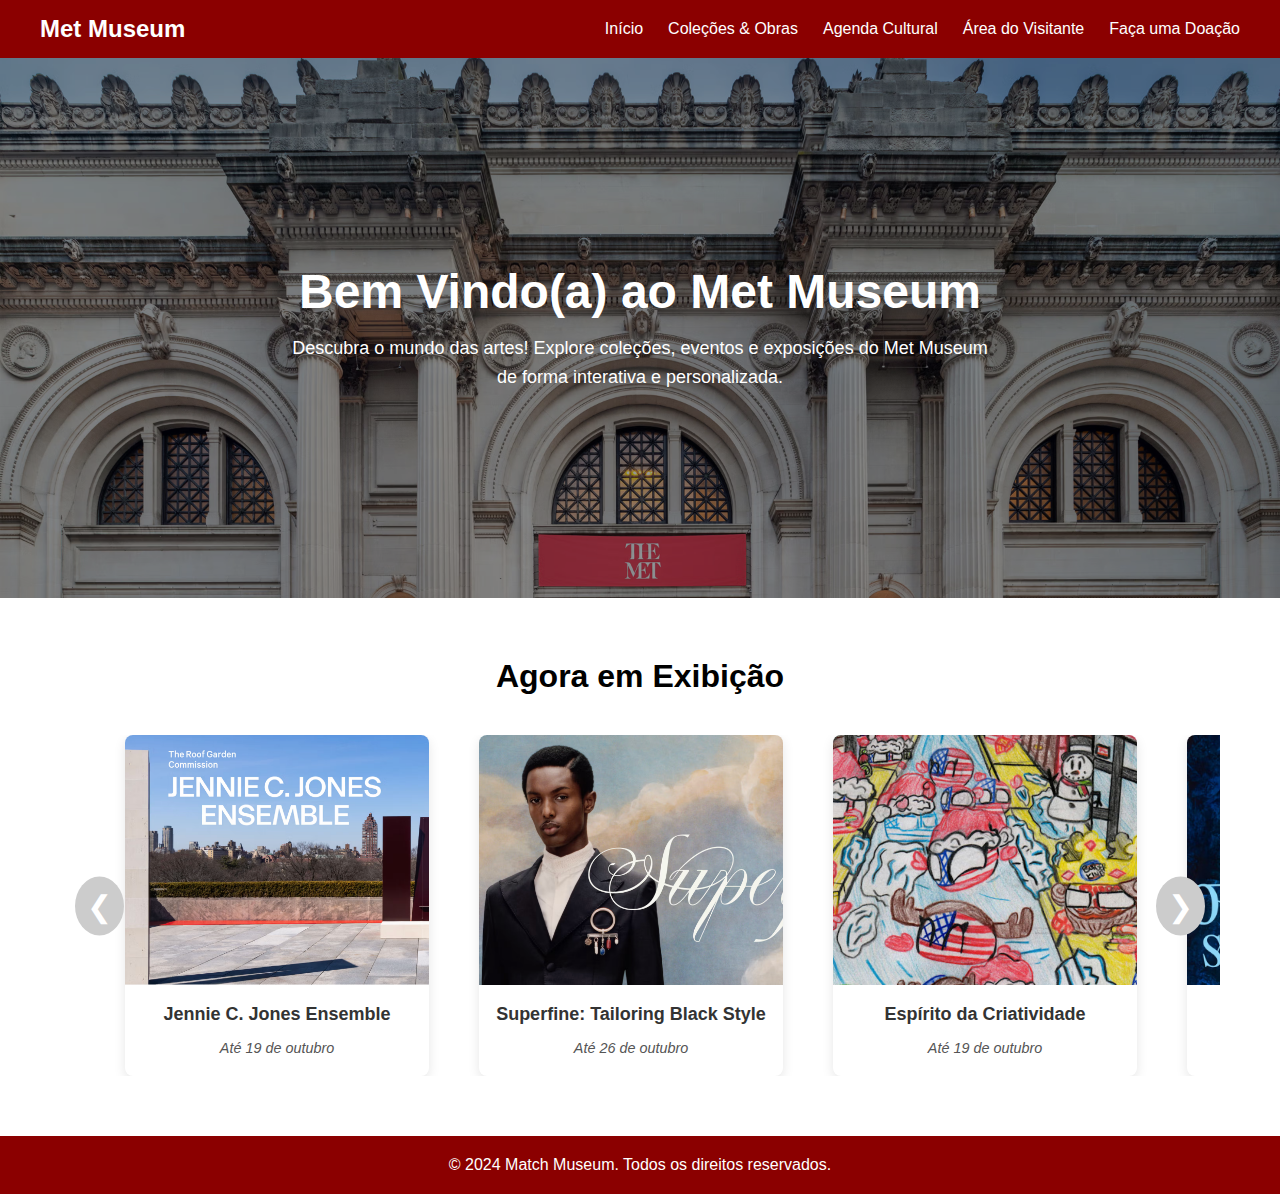
<file: index.html>
<!DOCTYPE html>
<html lang="pt-BR">
<head>
  <meta charset="UTF-8">
  <meta name="viewport" content="width=device-width, initial-scale=1.0">
  <title>Athena Culture - Museu</title>
  <link rel="stylesheet" href="style.css">
</head>
<body>

  <!-- Header -->
  <header>
    <div class="logo">Met Museum</div>
    <nav>
      <ul>
        <li><a href="index.html">Início</a></li>
        <li><a href="chat.html">Coleções & Obras</a></li>
        <li><a href="#">Agenda Cultural</a></li>
        <li><a href="#">Área do Visitante</a></li>
        <li><a href="doacao.html">Faça uma Doação</a></li>
      </ul>
    </nav>
  </header>

  <!-- Hero -->
  <section class="hero">
    <div class="hero-text">
      <h1>Bem Vindo(a) ao Met Museum</h1>
      <p>Descubra o mundo das artes! Explore coleções, eventos e exposições do Met Museum de forma interativa e personalizada.</p>
    </div>
  </section>

  <!-- Exposições -->
  <section class="exposicoes">
  <h2>Agora em Exibição</h2>
  <div class="carousel-container">
    <button class="carousel-btn prev">&#10094;</button>
    <div class="carousel-track">
      <div class="card">
        <img src="images/expo1.png" alt="Exposição 1">
        <h3>Jennie C. Jones Ensemble</h3>
        <p class="data-expo">Até 19 de outubro</p>
      </div>
      <div class="card">
        <img src="images/expo2.png" alt="Exposição 2">
        <h3>Superfine: Tailoring Black Style</h3>
        <p class="data-expo">Até 26 de outubro</p>
      </div>
      <div class="card">
        <img src="images/expo3.png" alt="Exposição 3">
        <h3>Espírito da Criatividade</h3>
        <p class="data-expo">Até 19 de outubro</p>
      </div>
      <div class="card">
        <img src="images/expo4.png" alt="Exposição 4">
        <h3>Notas de Origem</h3>
        <p class="data-expo">Até 30 de outubro</p>
      </div>
      <div class="card">
        <img src="images/expo5.png" alt="Exposição 5">
        <h3>Alegoria e Abstração</h3>
        <p class="data-expo">Até 12 de novembro</p>
      </div>
      <div class="card">
        <img src="images/expo6.png" alt="Exposição 6">
        <h3>Ganesha: Começos</h3>
        <p class="data-expo">Até 20 de novembro</p>
      </div>
    </div>
    <button class="carousel-btn next">&#10095;</button>
  </div>
</section>

  <!-- Footer -->
      <footer>
        <p>&copy; 2024 Match Museum. Todos os direitos reservados.</p>
        <!-- Aqui você já tem o código do Agentforce -->
        <script type='text/javascript'>
            function initEmbeddedMessaging() {
                try {
                    embeddedservice_bootstrap.settings.language = 'en_US';
                    embeddedservice_bootstrap.init(
                        '00DKY00000NRyu9',
                        'backup_athena',
                        'https://trailsignup-0947c9037edb1f.my.site.com/ESWbackupathena1759436415781',
                        {
                            scrt2URL: 'https://trailsignup-0947c9037edb1f.my.salesforce-scrt.com'
                        }
                    );
                } catch (err) {
                    console.error('Error loading Embedded Messaging: ', err);
                }
            };
        </script>
        <script type='text/javascript' src='https://trailsignup-0947c9037edb1f.my.site.com/ESWbackupathena1759436415781/assets/js/bootstrap.min.js' onload='initEmbeddedMessaging()'></script>
    </footer>

    <!-- Script do carrossel -->
    <script src="carousel.js"></script>
</body>
</html>
</file>
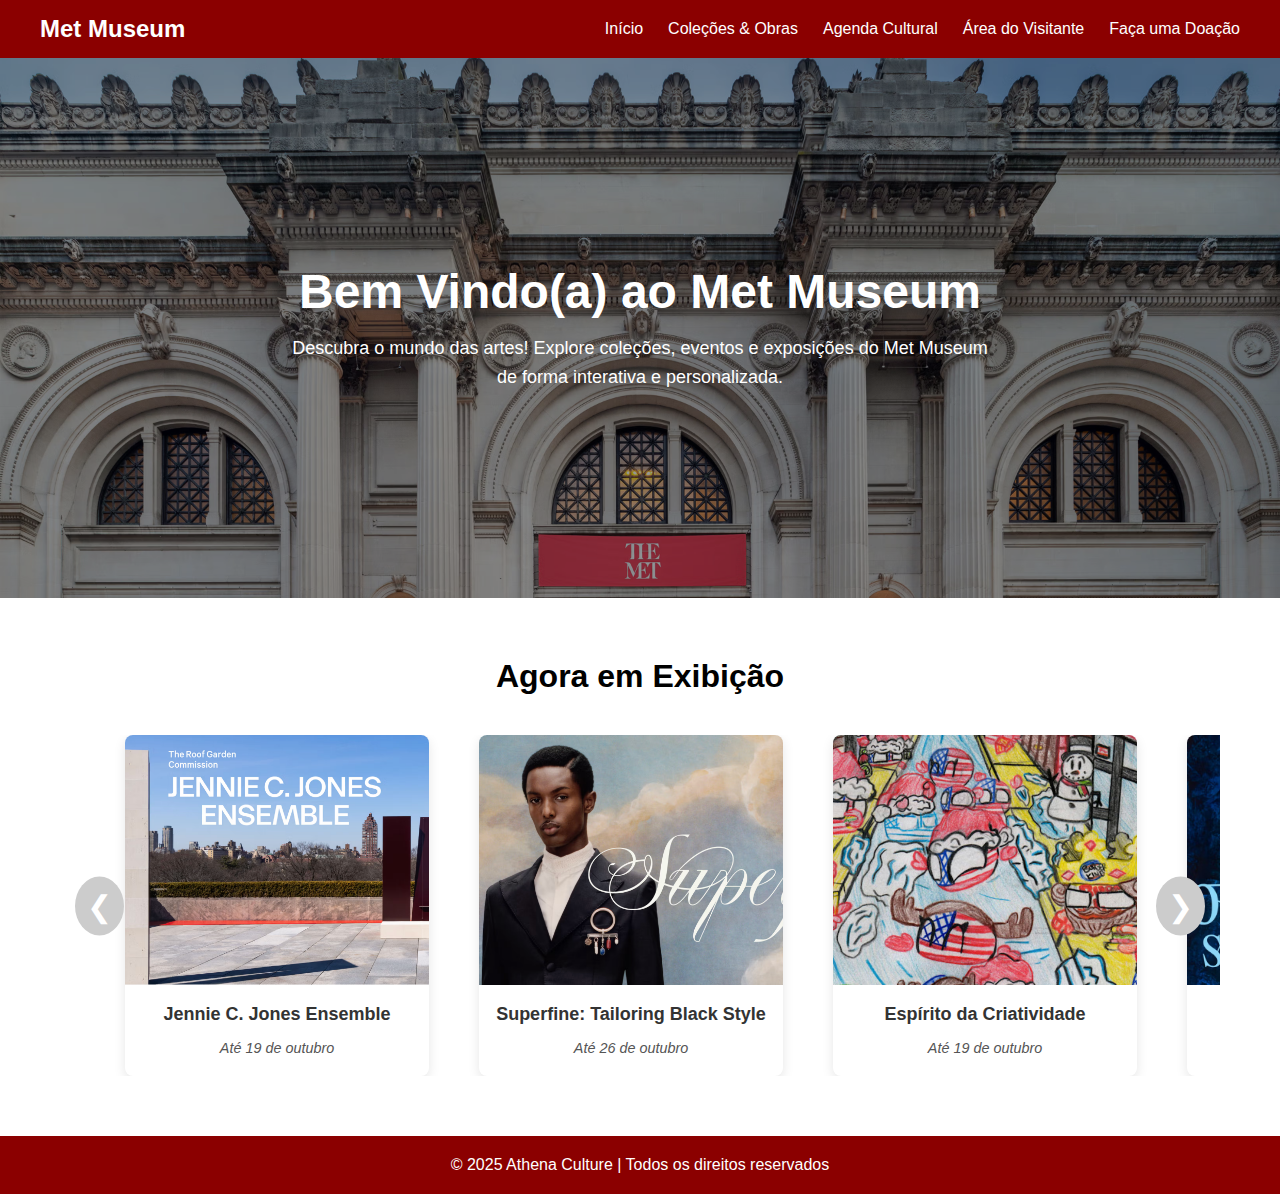
<file: chat.html>
<!DOCTYPE html>
<html lang="pt-BR">
<head>
  <meta charset="UTF-8">
  <meta name="viewport" content="width=device-width, initial-scale=1.0">
  <title>Athena Culture - Museu</title>
  <link rel="stylesheet" href="style.css">
</head>
<body>

  <!-- Header -->
  <header>
    <div class="logo">Met Museum</div>
    <nav>
      <ul>
        <li><a href="index.html">Início</a></li>
        <li><a href="chat.html">Coleções & Obras</a></li>
        <li><a href="#">Agenda Cultural</a></li>
        <li><a href="#">Área do Visitante</a></li>
        <li><a href="doacao.html">Faça uma Doação</a></li>
      </ul>
    </nav>
  </header>

  <!-- Hero -->
  <section class="hero">
    <div class="hero-text">
      <h1>Bem Vindo(a) ao Met Museum</h1>
      <p>Descubra o mundo das artes! Explore coleções, eventos e exposições do Met Museum de forma interativa e personalizada.</p>
    </div>
  </section>

  <!-- Exposições -->
  <section class="exposicoes">
  <h2>Agora em Exibição</h2>
  <div class="carousel-container">
    <button class="carousel-btn prev">&#10094;</button>
    <div class="carousel-track">
      <div class="card">
        <img src="images/expo1.png" alt="Exposição 1">
        <h3>Jennie C. Jones Ensemble</h3>
        <p class="data-expo">Até 19 de outubro</p>
      </div>
      <div class="card">
        <img src="images/expo2.png" alt="Exposição 2">
        <h3>Superfine: Tailoring Black Style</h3>
        <p class="data-expo">Até 26 de outubro</p>
      </div>
      <div class="card">
        <img src="images/expo3.png" alt="Exposição 3">
        <h3>Espírito da Criatividade</h3>
        <p class="data-expo">Até 19 de outubro</p>
      </div>
      <div class="card">
        <img src="images/expo4.png" alt="Exposição 4">
        <h3>Notas de Origem</h3>
        <p class="data-expo">Até 30 de outubro</p>
      </div>
      <div class="card">
        <img src="images/expo5.png" alt="Exposição 5">
        <h3>Alegoria e Abstração</h3>
        <p class="data-expo">Até 12 de novembro</p>
      </div>
      <div class="card">
        <img src="images/expo6.png" alt="Exposição 6">
        <h3>Ganesha: Começos</h3>
        <p class="data-expo">Até 20 de novembro</p>
      </div>
    </div>
    <button class="carousel-btn next">&#10095;</button>
  </div>
</section>

  <!-- Footer -->
  <footer>
    <p>&copy; 2025 Athena Culture | Todos os direitos reservados</p>
  <!-- Embedded Messaging - Agentforce -->
<script type="text/javascript">
  function initEmbeddedMessaging() {
    try {
      embeddedservice_bootstrap.settings.language = 'en_US'; // pode trocar para 'pt_BR' se quiser

      embeddedservice_bootstrap.init(
        '00DKY00000NRyu9', // ID da sua Org Salesforce
        'backup_athena',  // Nome da implantação
        'https://trailsignup-0947c9037edb1f.my.site.com/ESWbackupathena1759436415781', // Endpoint do serviço
        {
          scrt2URL: 'https://trailsignup-0947c9037edb1f.my.salesforce-scrt.com'
        }
      );
    } catch (err) {
      console.error('Error loading Embedded Messaging: ', err);
    }
  }
</script>

<script type="text/javascript" 
        src="https://trailsignup-0947c9037edb1f.my.site.com/ESWbackupathena1759436415781/assets/js/bootstrap.min.js" 
        onload="initEmbeddedMessaging()">
</script>

  </footer>
  <script src="carousel.js"></script>
<script>
  window.addEventListener("onEmbeddedMessagingReady", () => {
    // seu código está aqui
  });
</script>
</body>
</html>
</file>
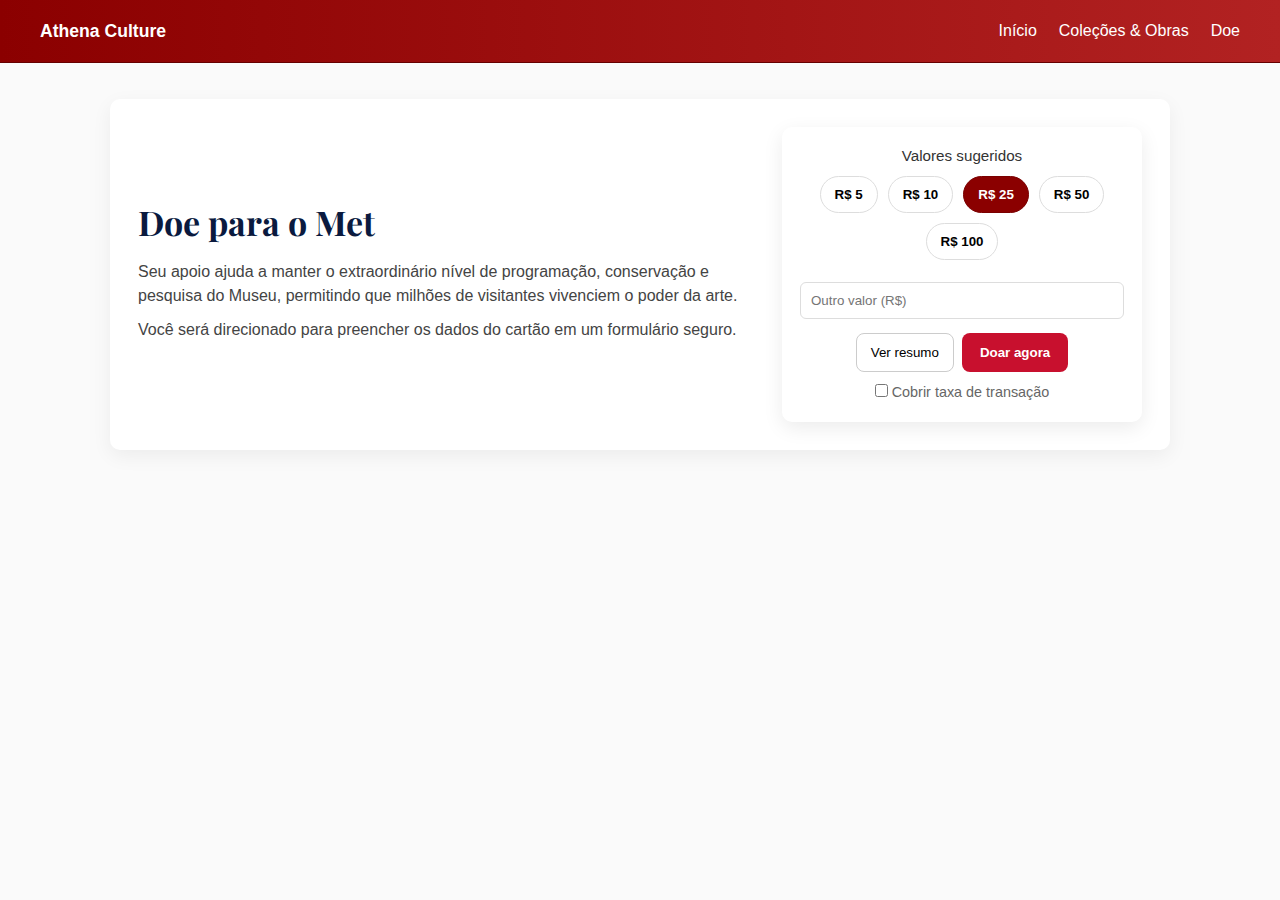
<file: doacao.html>
<!DOCTYPE html>
<html lang="pt-BR">
<head>
  <meta charset="utf-8" />
  <meta name="viewport" content="width=device-width,initial-scale=1" />
  <title>Doe para o Met — Athena Culture</title>

  <link href="https://fonts.googleapis.com/css2?family=Playfair+Display:wght@400;700&display=swap" rel="stylesheet">

  <style>
    * { box-sizing: border-box; margin: 0; padding: 0; }
    body { font-family: "Helvetica Neue", Arial, sans-serif; color: #222; background:#fafafa; line-height:1.5; }

    header {
      display:flex;
      justify-content:space-between;
      align-items:center;
      padding:18px 40px;
      background: linear-gradient(90deg,#8B0000,#B22222);
      border-bottom:1px solid #660000;
      position: sticky;
      top: 0;
      z-index: 1000;
    }
    .logo { color:#fff; font-weight:700; font-size:1.1rem; }
    nav ul { list-style:none; display:flex; gap:22px; }
    nav ul li a { color:#fff; text-decoration:none; font-weight:500; }
    nav ul li a:hover { color:#ffd700; }

    main.container { max-width:1100px; margin:36px auto; padding: 0 20px; }

    .donation-hero {
      display:flex;
      gap:28px;
      align-items:center;
      justify-content:space-between;
      background: #fff;
      padding: 28px;
      border-radius: 10px;
      box-shadow: 0 6px 20px rgba(0,0,0,0.06);
    }

    .donation-text { flex:1; padding-right: 10px; }
    .donation-text h1 { font-family: 'Playfair Display', serif; font-size: 34px; margin-bottom:12px; color:#0a1a3f; }
    .donation-text p { color:#444; margin-bottom:10px; }

    .donation-panel {
      width: 360px;
      background: #fff;
      border-radius: 10px;
      padding: 18px;
      box-shadow: 0 6px 20px rgba(0,0,0,0.08);
      text-align:center;
    }
    .values { display:flex; gap:10px; flex-wrap:wrap; justify-content: center; margin-bottom:12px; }
    .value-btn {
      padding:10px 14px;
      border-radius: 20px;
      border: 1px solid #ddd;
      background: #fff;
      cursor: pointer;
      font-weight:600;
    }
    .value-btn.selected {
      background: #8B0000;
      color: #fff;
      border-color: #7a0000;
    }

    .custom-input { width:100%; padding:10px; border:1px solid #ddd; border-radius:6px; margin-top:10px; }

    .donate-action { margin-top:14px; display:flex; gap:8px; justify-content:center; }
    .btn-primary {
      background: #c8102e;
      color:#fff;
      border:none;
      padding:12px 18px;
      border-radius:8px;
      cursor:pointer;
      font-weight:700;
    }
    .btn-outline { background:#fff; border:1px solid #ccc; padding:10px 14px; border-radius:8px; cursor:pointer; }

    .overlay {
      position: fixed;
      inset: 0;
      background: rgba(0,0,0,0.55);
      display: none;
      align-items: center;
      justify-content: center;
      z-index: 2000;
      padding: 20px;
    }
    .overlay.open { display:flex; }

    .modal {
      width: 100%;
      max-width: 520px;
      background: #fff;
      border-radius: 10px;
      padding: 18px;
      box-shadow: 0 16px 40px rgba(0,0,0,0.35);
      position: relative;
      text-align:left;
    }
    .modal h3 { margin-bottom:8px; color:#222; }
    .modal p.small { color:#666; margin-bottom:12px; font-size:0.95rem; }

    .form-row { display:flex; gap:10px; margin-bottom:12px; }
    .form-row input { flex:1; padding:10px; border:1px solid #ddd; border-radius:6px; }

    .close-x { position:absolute; right:12px; top:10px; background:#f3f3f3; width:28px; height:28px; display:flex; align-items:center; justify-content:center; border-radius:50%; cursor:pointer; }

    .pay-btn {
      background: #c8102e;
      color:#fff;
      border:none;
      width:100%;
      padding:12px;
      border-radius:8px;
      font-weight:700;
      cursor:pointer;
      margin-top:8px;
    }

    .note { font-size:0.9rem; color:#666; margin-top:8px; text-align:left; }

    /* === modal de mensagem custom === */
    .message-box {
      width: 100%;
      max-width: 400px;
      background: #fff;
      padding: 22px;
      border-radius: 10px;
      text-align: center;
      box-shadow: 0 12px 30px rgba(0,0,0,0.3);
      position: relative;
    }
    .message-box h2 {
      margin-bottom: 10px;
      color: #8B0000;
    }
    .message-box p { margin-bottom: 16px; color:#333; }
    .message-box button {
      background:#c8102e;
      color:#fff;
      border:none;
      padding:10px 18px;
      border-radius:8px;
      cursor:pointer;
      font-weight:600;
    }

    @media (max-width:720px){
      .donation-hero { flex-direction: column; }
      .donation-panel { width: 100%; }
      .donation-text h1 { font-size:24px; }
    }
  </style>
</head>
<body>
  <header>
    <div class="logo">Athena Culture</div>
    <nav>
      <ul>
        <li><a href="chat.html">Início</a></li>
        <li><a href="chat.html">Coleções & Obras</a></li>
        <li><a href="doacao.html">Doe</a></li>
      </ul>
    </nav>
  </header>

  <main class="container">
    <section class="donation-hero">
      <div class="donation-text">
        <h1>Doe para o Met</h1>
        <p>Seu apoio ajuda a manter o extraordinário nível de programação, conservação e pesquisa do Museu, permitindo que milhões de visitantes vivenciem o poder da arte.</p>
        <p>Você será direcionado para preencher os dados do cartão em um formulário seguro.</p>
      </div>

      <aside class="donation-panel">
        <div style="font-size:0.95rem; color:#333; margin-bottom:8px;">Valores sugeridos</div>
        <div class="values" id="values">
          <button class="value-btn" data-value="5">R$ 5</button>
          <button class="value-btn" data-value="10">R$ 10</button>
          <button class="value-btn selected" data-value="25">R$ 25</button>
          <button class="value-btn" data-value="50">R$ 50</button>
          <button class="value-btn" data-value="100">R$ 100</button>
        </div>
        <input class="custom-input" id="customValue" type="number" min="1" placeholder="Outro valor (R$)" />
        <div class="donate-action">
          <button class="btn-outline" id="previewBtn">Ver resumo</button>
          <button class="btn-primary" id="openPayBtn">Doar agora</button>
        </div>
        <div style="margin-top:10px; font-size:0.9rem; color:#666;">
          <input type="checkbox" id="coverFee" /> <label for="coverFee">Cobrir taxa de transação</label>
        </div>
      </aside>
    </section>
  </main>

  <!-- Modal pagamento -->
  <div class="overlay" id="overlay">
    <div class="modal">
      <div class="close-x" id="closeModal">✕</div>
      <h3>Informações de pagamento</h3>
      <p class="small">Insira abaixo os dados do seu cartão.</p>
      <div class="form-row"><input id="cardNumber" placeholder="Número do cartão" maxlength="19"></div>
      <div class="form-row">
        <input id="expiry" placeholder="MM/AA" maxlength="5">
        <input id="cvc" placeholder="CVC" maxlength="4" style="max-width:120px;">
      </div>
      <div class="form-row"><input id="nameOnCard" placeholder="Nome no cartão"></div>
      <div class="note" id="amountNote">Total: R$ 25</div>
      <button class="pay-btn" id="payBtn">Pague R$ 25</button>
    </div>
  </div>

  <!-- Modal de mensagem custom -->
  <div class="overlay" id="msgOverlay">
    <div class="message-box">
      <h2>MetMuseum.Athena</h2>
      <p id="msgText"></p>
      <button id="msgOkBtn">OK</button>
    </div>
  </div>

  <script>
    const q = s => document.querySelector(s);
    const qa = s => [...document.querySelectorAll(s)];

    let selectedValue = 25;
    const customInput = q('#customValue');
    const valueBtns = qa('.value-btn');
    const coverFee = q('#coverFee');

    function updateSelected(v){
      valueBtns.forEach(b => b.classList.toggle('selected', +b.dataset.value === +v));
      selectedValue = +v; customInput.value='';
      updateAmountTexts();
    }
    valueBtns.forEach(btn => btn.onclick = ()=>updateSelected(btn.dataset.value));
    customInput.oninput = ()=>{ if(+customInput.value>0){ valueBtns.forEach(b=>b.classList.remove('selected')); selectedValue=+customInput.value; updateAmountTexts(); }};

    function computeTotal(){
      let t = +selectedValue;
      if(coverFee.checked){ t=Math.round((t*1.035+0.6)*100)/100; }
      return t;
    }
    function updateAmountTexts(){
      let total=computeTotal();
      q('#amountNote').textContent=`Total: R$ ${total.toFixed(2).replace('.',',')}`;
      q('#payBtn').textContent=`Pague R$ ${total.toFixed(2).replace('.',',')}`;
    }

    const overlay=q('#overlay'), payBtn=q('#payBtn');
    q('#openPayBtn').onclick=()=>{ updateAmountTexts(); overlay.classList.add('open'); q('#cardNumber').focus(); };
    q('#closeModal').onclick=()=>overlay.classList.remove('open');

    payBtn.onclick=()=>{
      const card=q('#cardNumber').value.trim(), expiry=q('#expiry').value, cvc=q('#cvc').value, name=q('#nameOnCard').value.trim();
      if(card.length<12) return showMessage("Digite um número de cartão válido.");
      if(!/^\d{2}\/\d{2}$/.test(expiry)) return showMessage("Digite a validade no formato MM/AA.");
      if(cvc.length<3) return showMessage("Digite o CVC.");
      if(!name) return showMessage("Digite o nome impresso no cartão.");

      payBtn.disabled=true; payBtn.textContent="Processando...";
      setTimeout(()=>{
        payBtn.disabled=false;
        payBtn.textContent=`Pague R$ ${computeTotal().toFixed(2).replace('.',',')}`;
        overlay.classList.remove('open');
        showMessage("Sua doação inspira a história! Obrigada.");
      },1200);
    };

    // modal de mensagem custom
    const msgOverlay=q('#msgOverlay'), msgText=q('#msgText'), msgOkBtn=q('#msgOkBtn');
    function showMessage(txt){
      msgText.textContent=txt;
      msgOverlay.classList.add('open');
    }
    msgOkBtn.onclick=()=>msgOverlay.classList.remove('open');

    // preview resumo
    q('#previewBtn').onclick=()=>{ updateAmountTexts(); showMessage("Resumo: "+q('#amountNote').textContent); };

    updateSelected(25);
  </script>
</body>
</html>
</file>
<file: style.css>
/* Reset básico */
* {
  margin: 0;
  padding: 0;
  box-sizing: border-box;
  font-family: 'Helvetica Neue', Arial, sans-serif;
}

/* Para garantir que o footer fique no fim da tela */
html, body {
  height: 100%;
}

body {
  display: flex;
  flex-direction: column;
  min-height: 100vh;
}

/* HEADER */
header {
  background-color: #8B0000; /* vermelho escuro elegante (Dark Red) */
  color: white;
  display: flex;
  justify-content: space-between;
  align-items: center;
  padding: 15px 40px;
  position: sticky;
  top: 0;
  z-index: 1000;
}

header .logo {
  font-size: 1.5rem;
  font-weight: bold;
  color: white; /* garante que o logo fique branco */
}

header nav ul {
  list-style: none;
  display: flex;
  gap: 25px;
  margin: 0;
  padding: 0;
}

header nav ul li a {
  color: white; /* links brancos */
  text-decoration: none;
  font-weight: 500;
  transition: color 0.3s;
}

header nav ul li a:hover {
  color: #FFD700; /* dourado no hover */
}

/* HERO */
.hero {
  background: url("images/hero-bg.jpg") no-repeat center center;
  background-size: cover;
  width: 100%;
  min-height: 60vh;
  display: flex;
  justify-content: center;
  align-items: center;
  color: #fff;
  text-align: center;
  position: relative;
}

.hero::after {
  content: "";
  position: absolute;
  inset: 0;
  background: rgba(0,0,0,0.4);
}

.hero-text {
  position: relative;
  z-index: 1;
  max-width: 700px;
}

.hero-text h1 {
  font-size: 48px;
  margin-bottom: 15px;
}

.hero-text p {
  font-size: 18px;
  line-height: 1.6;
}

/* Exposições */
.exposicoes {
  padding: 60px;
  text-align: center;
}

.exposicoes h2 {
  font-size: 32px;
  margin-bottom: 40px;
}

/* ===== CARROSSEL ===== */
.carousel-container {
  position: relative;
  width: 100%;
  overflow: hidden;
  padding: 0px 40px; /* espaço para setas */
  box-sizing: border-box;

}

.carousel-track {
  display: flex;
  transition: transform 0.5s ease;
}

/* Cards */
.card {
  flex: 0 0 calc(30% - 20px); /* 3 cards por vez */
  margin: 0px 25px;
  box-sizing: border-box;
  background: #fff;
  border-radius: 8px;
  box-shadow: 0 4px 12px rgba(0,0,0,0.1);
  overflow: hidden;
  transition: transform 0.3s ease;
}

.card img {
  width: 100%;
  height: 250px;
  object-fit: cover;
}

.card h3 {
  padding: 15px;
  font-size: 18px;
  color: #333;
}

.data-expo {
  font-size: 0.9rem;
  color: #555;
  font-style: italic;
  padding: 0 15px 20px;
  display: block;
}

.card:hover {
  transform: translateY(-8px);
}

/* Botões do carrossel */
.carousel-btn {
  position: absolute;
  top: 50%;
  transform: translateY(-50%);
  background: #ccc; /* cinza claro */
  color: white;
  border: none;
  padding: 12px;
  cursor: pointer;
  border-radius: 50%;
  font-size: 30px;
  z-index: 1000;
  transition: background 0.3s, transform 0.2s;
}

.carousel-btn:hover {
  background: #999;
  transform: translateY(-50%) scale(1.1);
}

.carousel-btn.prev {
  left: 15px;
}

.carousel-btn.next {
  right: 15px;
}

/* Main container para páginas internas */
main.container {
  flex: 1;
}

/* Footer */
footer {
  background: #8B0000;
  color: #fff;
  text-align: center;
  padding: 20px;
  font-size: 1rem;
  margin-top: auto;
}
</file>
